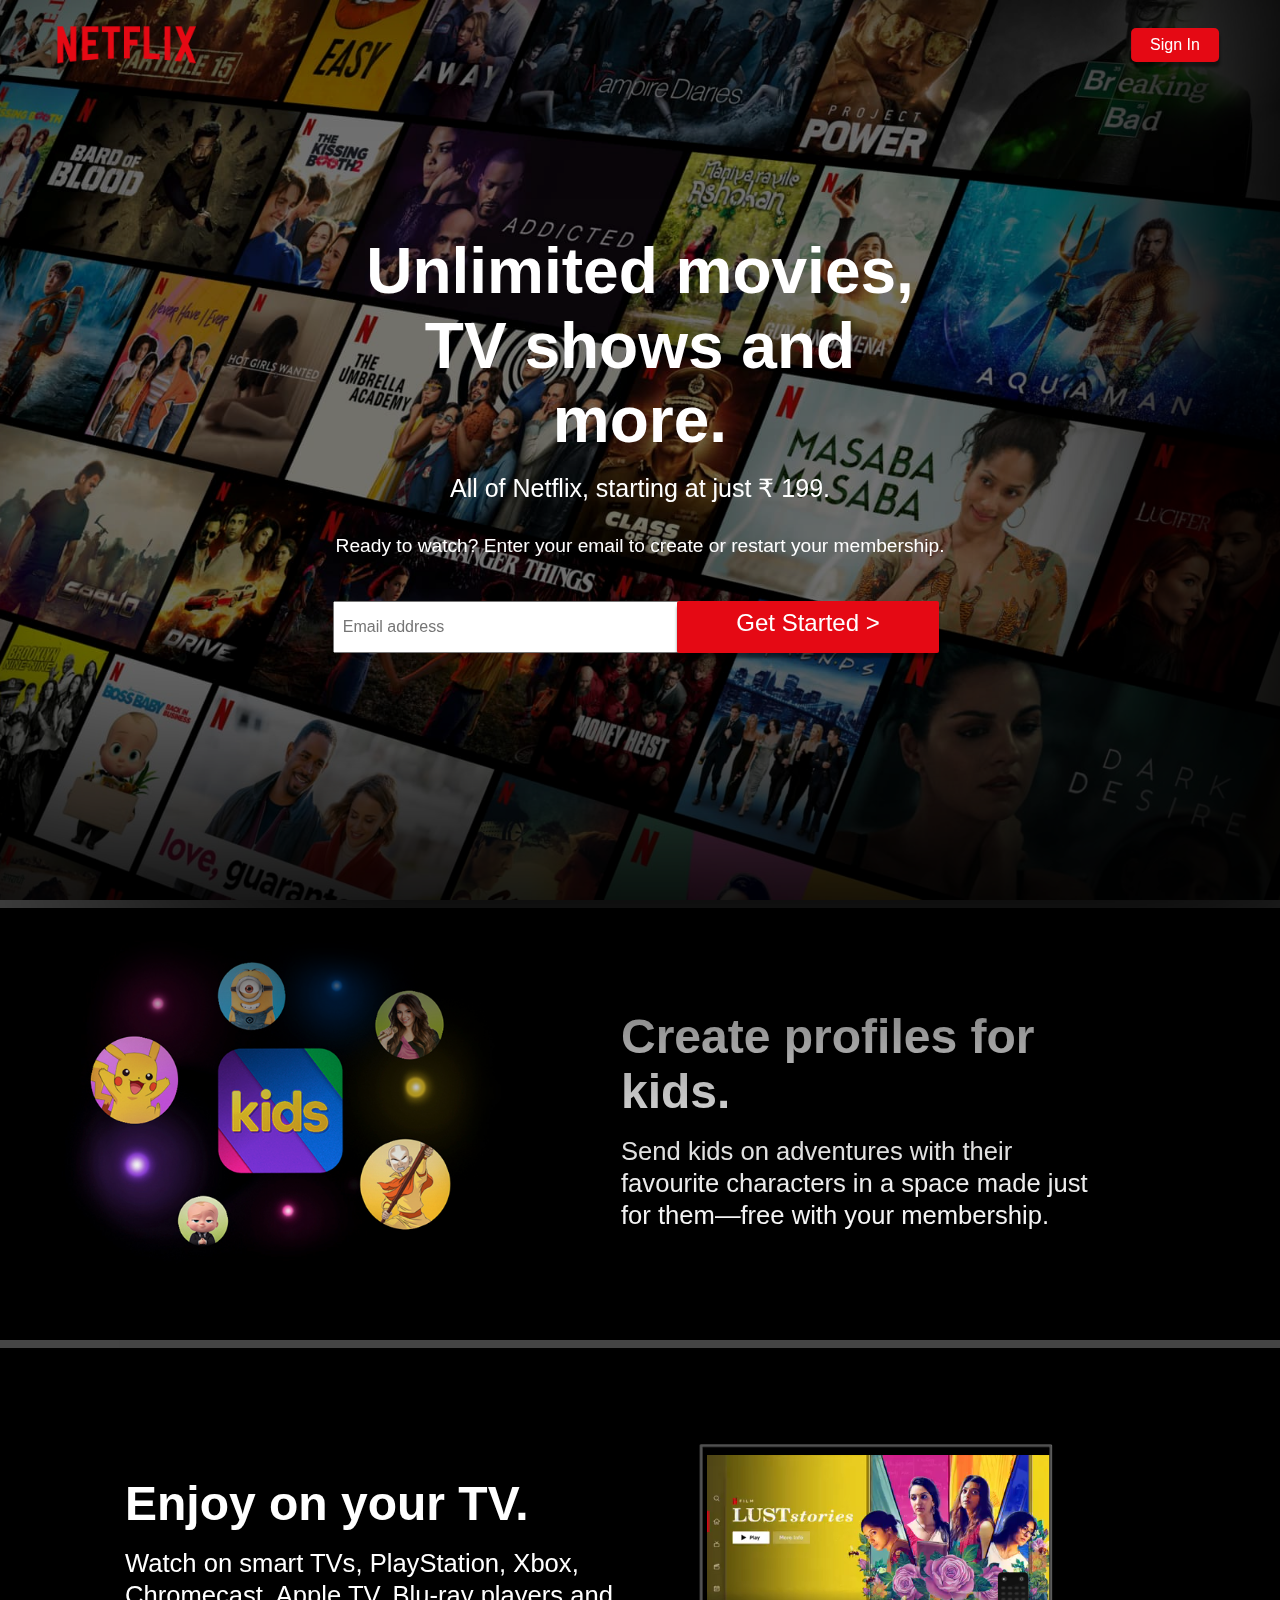
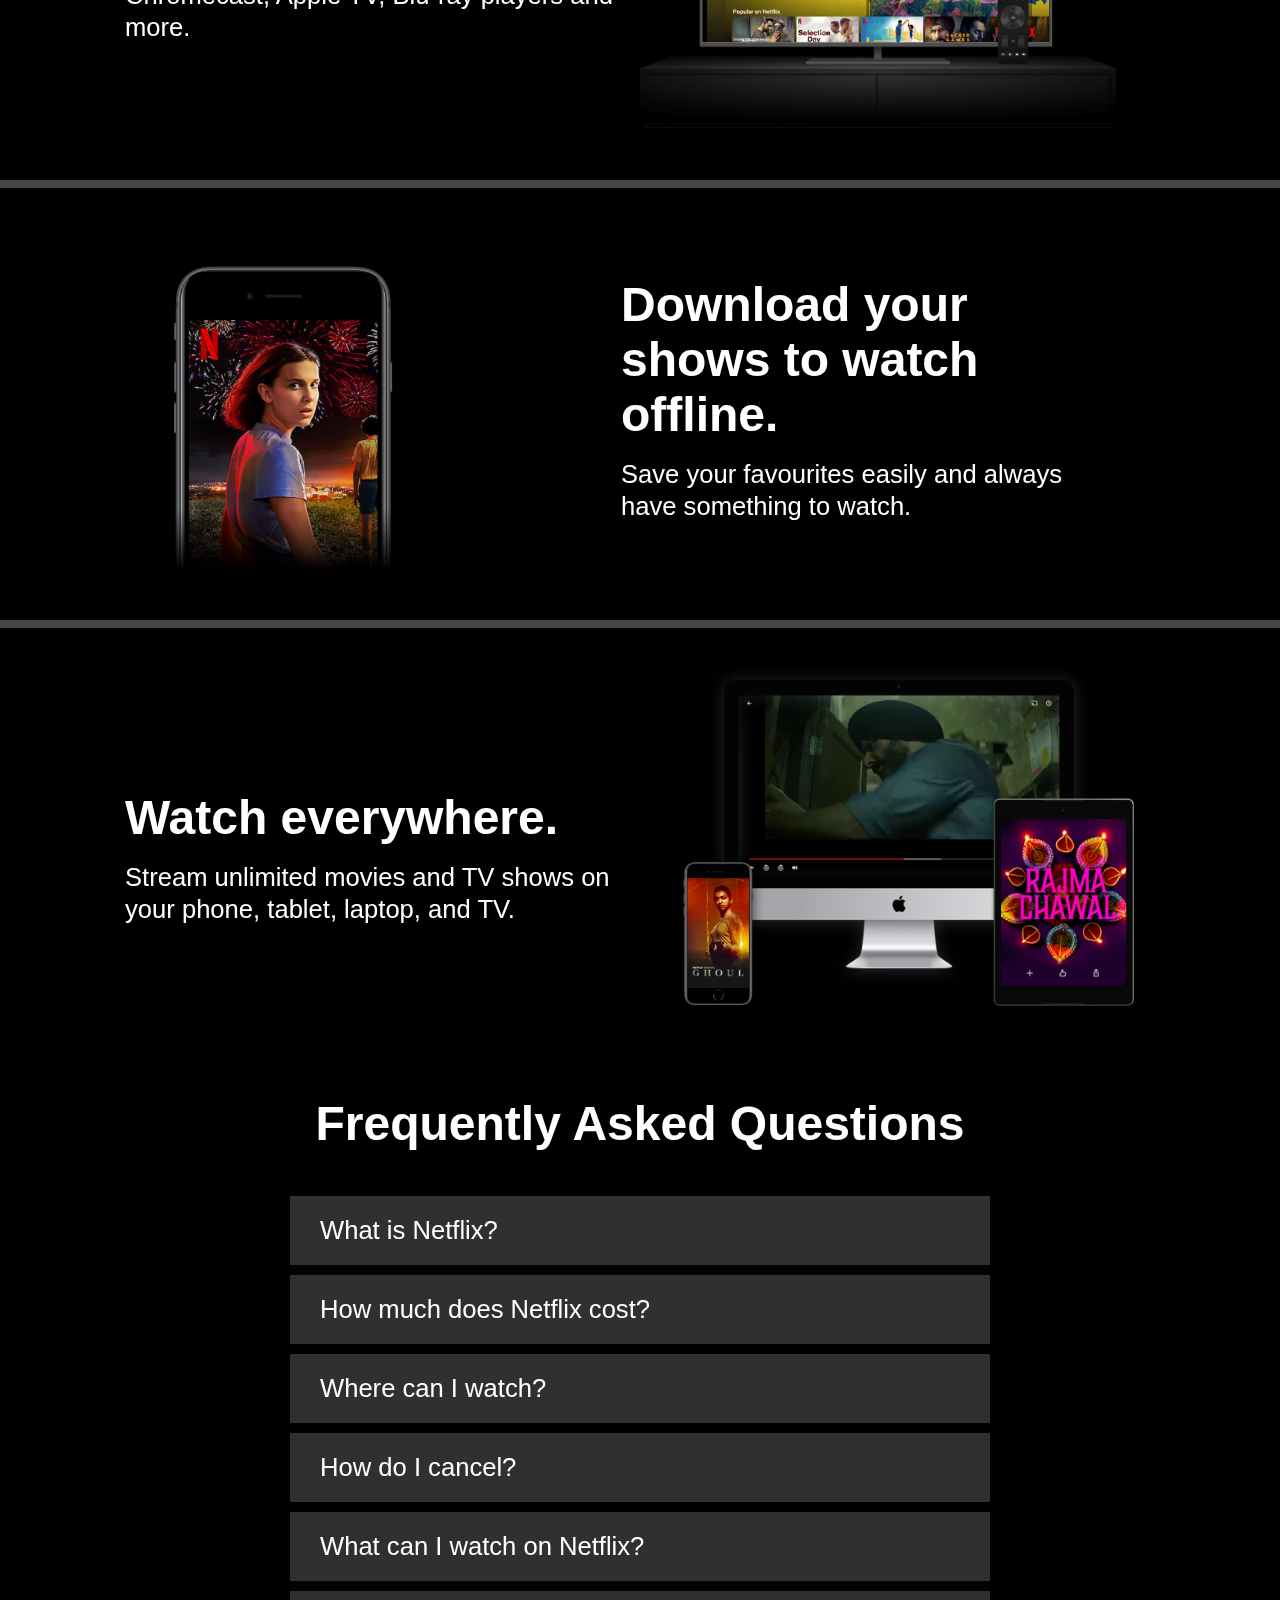
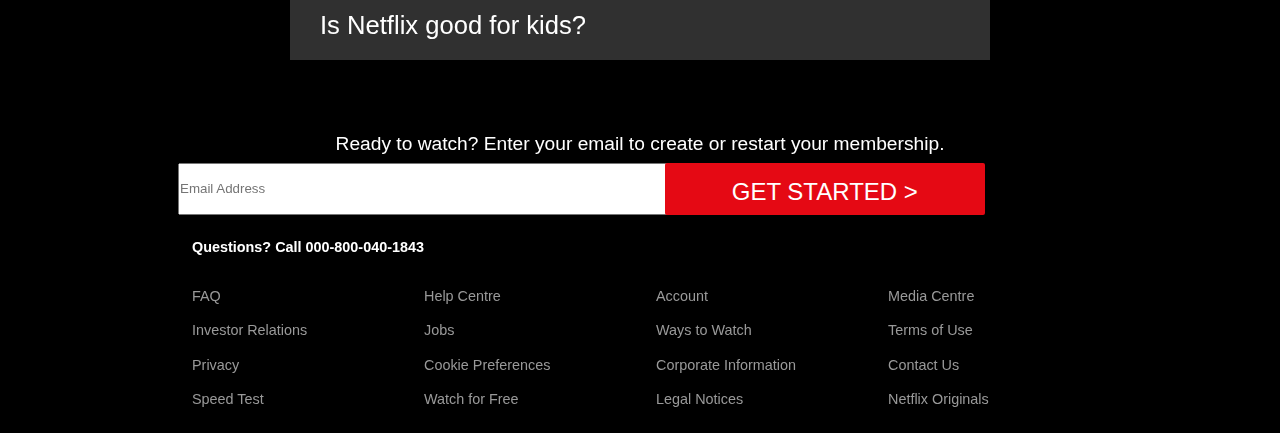
<file: Netflix-Clone/index.html>
<!DOCTYPE html>
<html lang="en">
<head>
    <meta charset="UTF-8">
    <meta name="viewport" content="width=device-width, initial-scale=1.0">
    <link rel="stylesheet" href="style.css">
    <title>Netflix</title>
</head>
<body>
    <header class="showcase">
        <div class="showcase-top">
            <img src="logo.png" alt="Netflix Logo">
            <a href="signin.html" class="btn btn-rounded">Sign In</a>
        </div>
        <div class="showcase-content">
            <h1>Unlimited movies, TV shows and more.</h1>
            <h3>All of Netflix, starting at just ₹ 199.</h3>
            <p>Ready to watch? Enter your email to create or restart your membership.</p>
            <input type="email" name="email" id="mail" placeholder="Email address">
            <a href="#" class="btn btn-lg">Get Started ></a>
        </div>
    </header>

    <section class="style-cards">
        <div class="card-0">
            <img src="2.jpg" alt="Netflix Mobile">
            <div class="desc-0">
                <h1>Create profiles for kids.</h1>
                <h3>Send kids on adventures with their favourite characters in a space made just for them—free with your membership.</h3>
            </div>
        </div>
        <div class="card-1">
            <div class="desc-1">
                <h1>Enjoy on your TV.</h1>
                <h3>Watch on smart TVs, PlayStation, Xbox, Chromecast, Apple TV, Blu-ray players and more.</h3>
            </div>
            <img src="tv.png" alt="Netflix TV">
            <video class="video-1" autoplay="" playsinline="" muted="" loop=""><source src="1.m4v" type="video/mp4"></video>
        </div>
        <div class="card-2">
            <img src="3.jpg" alt="Netflix Mobile">
            <div class="desc-2">
                <h1>Download your shows to watch offline.</h1>
                <h3>Save your favourites easily and always have something to watch.</h3>
            </div>
        </div>
        <div class="card-3">
            <div class="desc-3">
                <h1>Watch everywhere.</h1>
                <h3>Stream unlimited movies and TV shows on your phone, tablet, laptop, and TV.</h3>
            </div>
            <img src="4.png" alt="Device-Pile-In">
            <video class="video-2" autoplay="" playsinline="" muted="" loop=""><source src="2.m4v" type="video/mp4"></video>
        </div>
    </section>

    <section class="lastsec">
        <div class="faq">
            <h1>Frequently Asked Questions</h1>
            <ul class="questions">
                <li>What is Netflix?</li>
                <li>How much does Netflix cost?</li>
                <li>Where can I watch?</li>
                <li>How do I cancel?</li>
                <li>What can I watch on Netflix?</li>
                <li>Is Netflix good for kids?</li>
            </ul>
            <p>Ready to watch? Enter your email to create or restart your membership.</p>
            <div class="input">
                <input type="email" name="email" placeholder="Email Address">
                <a href="#" class="btn-rounded"><button>GET STARTED ></button></a>
            </div>
        </div>
    </section>


    <footer class="footer">
        <p>Questions? Call 000-800-040-1843</p>
        <div class="footer-cols">
            <ul>
                <li><a href="#">FAQ</a></li>
                <li><a href="#">Investor Relations</a></li>
                <li><a href="#">Privacy</a></li>
                <li><a href="#">Speed Test</a></li>
            </ul>
            <ul>
                <li><a href="#">Help Centre</a></li>
                <li><a href="#">Jobs</a></li>
                <li><a href="#">Cookie Preferences</a></li>
                <li><a href="#">Watch for Free</a></li>
            </ul>
            <ul>
                <li><a href="#">Account</a></li>
                <li><a href="#">Ways to Watch</a></li>
                <li><a href="#">Corporate Information</a></li>
                <li><a href="#">Legal Notices</a></li>
            </ul>
            <ul>
                <li><a href="#">Media Centre</a></li>
                <li><a href="#">Terms of Use</a></li>
                <li><a href="#">Contact Us</a></li>
                <li><a href="#">Netflix Originals</a></li>
            </ul>
        </div>
    </footer>
</body>
</html>
</file>
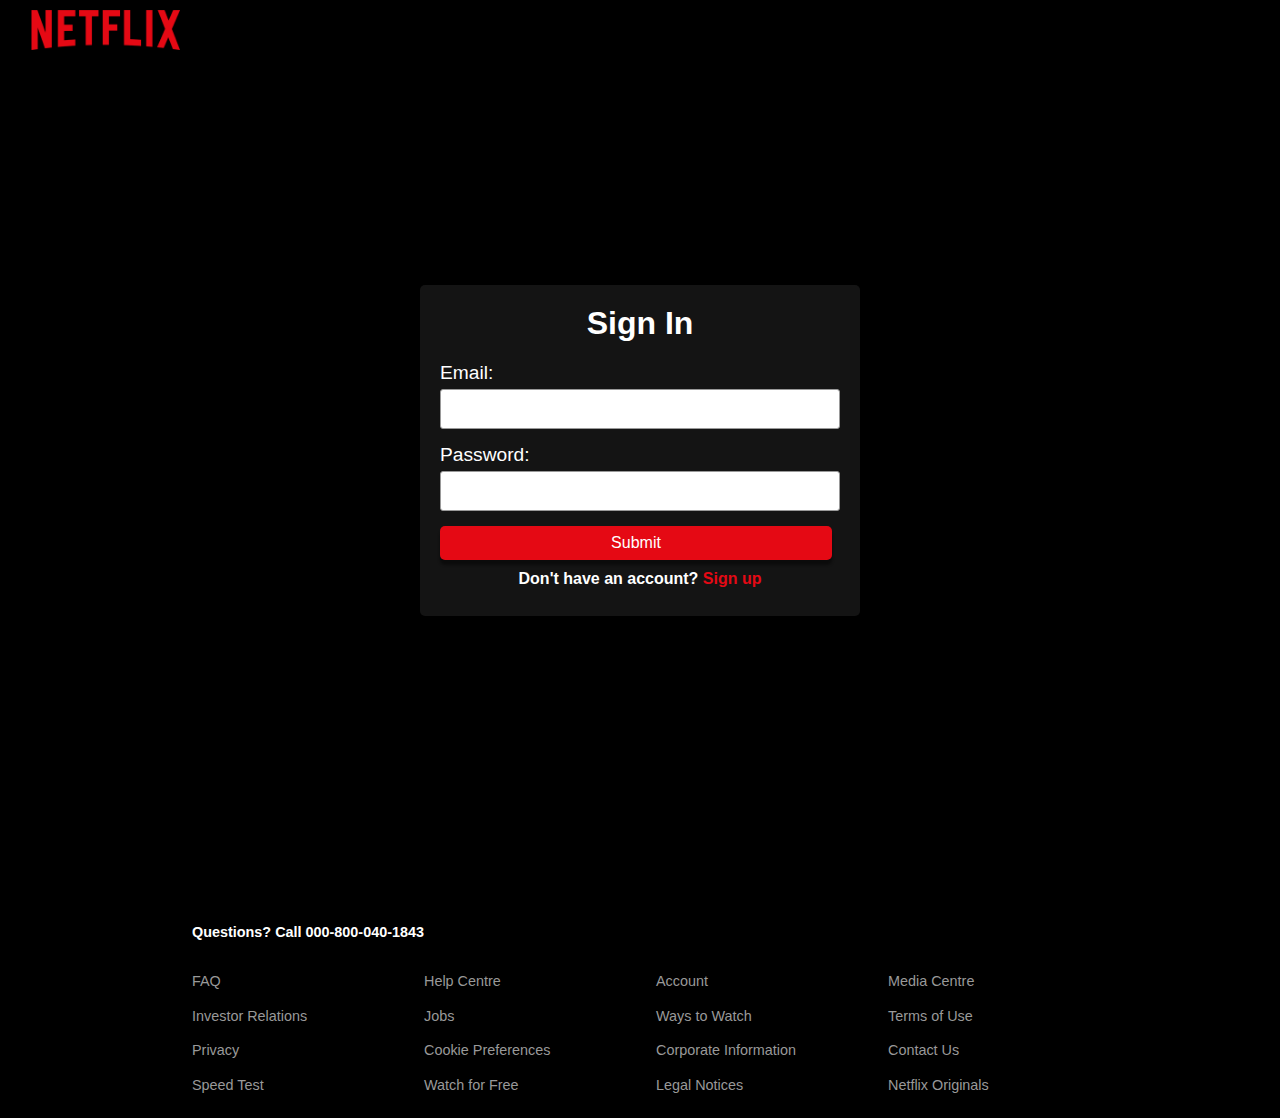
<file: Netflix-Clone/signin.html>
<!DOCTYPE html>
<html lang="en">
<head>
    <meta charset="UTF-8">
    <meta name="viewport" content="width=device-width, initial-scale=1.0">
    <link rel="stylesheet" href="style1.css">
    <link rel="stylesheet" href="style.css">
    <title>Sign In</title>
</head>
<body>
    <img src="logo.png" alt="Netflix Logo" class="logo">
    <main class="signin-page">
        <div class="signin-container">
            <h1>Sign In</h1>
            <form action="#" method="post">
                <label for="email">Email:</label>
                <input type="email" id="email" name="email" required>

                <label for="password">Password:</label>
                <input type="password" id="password" name="password" required>

                <a href="home.html" class="btn btn-rounded">Submit</a>
            </form>
            <p>Don't have an account? <a href="#">Sign up</a></p>
        </div>
    </main>

    <footer class="footer">
        <p>Questions? Call 000-800-040-1843</p>
        <div class="footer-cols">
            <ul>
                <li><a href="#">FAQ</a></li>
                <li><a href="#">Investor Relations</a></li>
                <li><a href="#">Privacy</a></li>
                <li><a href="#">Speed Test</a></li>
            </ul>
            <ul>
                <li><a href="#">Help Centre</a></li>
                <li><a href="#">Jobs</a></li>
                <li><a href="#">Cookie Preferences</a></li>
                <li><a href="#">Watch for Free</a></li>
            </ul>
            <ul>
                <li><a href="#">Account</a></li>
                <li><a href="#">Ways to Watch</a></li>
                <li><a href="#">Corporate Information</a></li>
                <li><a href="#">Legal Notices</a></li>
            </ul>
            <ul>
                <li><a href="#">Media Centre</a></li>
                <li><a href="#">Terms of Use</a></li>
                <li><a href="#">Contact Us</a></li>
                <li><a href="#">Netflix Originals</a></li>
            </ul>
        </div>
    </footer>
</body>
</html>
</file>
<file: Netflix-Clone/style.css>
:root{
    --primary-color: #e50914;
    --dark-color: #141414;
    --light-color: #f4f4f4;
}

*{
    margin: 0;
    padding: 0;
}

body{
    font-family: Arial, Helvetica, sans-serif;
    background: #000000;
    color: #999999;
}

ul{
    list-style: none;
}

h1,h2,h3,h4{
    color: #ffffff;
}

h3{
    font-weight: lighter;
}

a{
    color: #ffffff;
    text-decoration: none;
}

p{
    margin: 0.5rem 0;
    font-weight: bold;
    color: #ffffff;
}

img{
    width: 100%;
}

.showcase{
    width: 100%;
    height: 100vh;
    position: relative;
    background: url("1.jpg") no-repeat center center/cover;
}

.showcase::after{
    content: "";
    position: absolute;
    top: 0;
    left: 0;
    width: 100%;
    height: 100%;
    z-index: 1;
    background: rgba(0, 0, 0, 0.4);
    box-shadow: 120px 100px 250px #000000 , inset -120px -100px 250px #000000;
}

.showcase-top{
    position: relative;
    z-index: 2;
    height: 90px;
}

.showcase-top img{
    width: 140px;
    position: absolute;
    top: 50%;
    left: 0;
    transform: translate(40% , -50%);
}

.showcase-top a{
    position: absolute;
    top: 50%;
    right: 0;
    transform: translate(-60% , -50%);
}

.showcase-content{
    position: relative;
    margin: 0 26%;
    z-index: 2;
    display: flex;
    flex-direction: column;
    justify-content: center;
    text-align: center;
    align-items: center;
    margin-top: 9rem;
}

.showcase-content h1{
    font-weight: 700;
    font-size: 64px;
    margin: 0 30px;
    max-width: 800px;
    line-height: 74.5px;
}

.showcase-content h3{
    color: white;
    font-size: 25px;
    margin: 16px 0;
}

.showcase-content p{
    font-size: 19.2px;
    font-weight: 300;
    padding-top: 0.5rem;
    padding-bottom: 1rem;
}

.showcase-content input{
    position: absolute;
    left: 0;
    bottom: -8vh;
    width: 454px;
    height: 3rem;
    font-size: 1rem;
    padding-left: 0.5rem;
}

.btn{
    display: inline-block;
    background: var(--primary-color);
    color: white;
    padding: 0.5rem 1.2rem;
    font-size: 1rem;
    text-align: center;
    border: none;
    cursor: pointer;
    border-radius: 2px;
    margin-right: 0.5rem;
    outline: none;
    box-shadow: 0 5px 3px rgba(0, 0, 0, 0.45);
}

.btn:hover{
    opacity: 0.9;
}

.btn-rounded{
    border-radius: 5px;
}

.showcase-content .btn-lg{
    position: absolute;
    right: 0;
    bottom: -8vh;
    padding: 0.5rem 1.2rem;
    font-size: 1.5rem;
    height: 36px;
    width: 14rem;
}

.card-0 , 
.card-1,
.card-2,
.card-3{
    border-top: 8px rgb(69, 69, 69) solid;
    padding: 50px;
}

.card-0{
    position: relative;
    display: inline-grid;
    grid-template-columns: 40% 50%;
    text-align: left;
    align-items: center;
    padding: 25px 45px 50px;
}

.desc-0{
    padding-left: 100px;
}

.card-1{
    position: relative;
    display: inline-grid;
    grid-template-columns: 50% 40%;
    text-align: left;
    align-items: center;
    padding: 25px 45px 50px;
}

.desc-1{
    padding-left: 80px;
}

.style-cards h1{
    font-size: 3rem;
    padding: 1rem;
    padding-left: 0;
}

.style-cards h3{
    font-size: 1.6rem;
    line-height: 2rem;
}

.card-1 video{
    position: relative;
    width: 100%;
    height: 54%;
    grid-column: 2/2;
    grid-row: 1/2;
    z-index: -1;
}

.card-1 img{
    grid-column: 2/2;
    grid-row: 1/2;
}

.card-2{
    position: relative;
    display: inline-grid;
    grid-template-columns: 40% 50%;
    text-align: left;
    align-items: center;
    padding: 25px 45px 50px;
}

.desc-2{
    padding-left: 100px;
}

.card-3{
    position: relative;
    display: inline-grid;
    grid-template-columns: 50% 40%;
    text-align: left;
    align-items: center;
    padding: 25px 45px 50px;
}

.desc-3{
    padding-left: 80px;
    padding-right: 20px;
}

.card-3 img{
    width: 110%;
    grid-column: 2/2;
    grid-row: 1/2;
}

.card-3 video{
    position: relative;
    top: -87px;
    left: 125px;
    width: 65%;
    height: 78%;
    grid-column: 2/2;
    grid-row: 1/2;
    z-index: -1;
}

.faq{
    text-align: center;
}

.faq h1{
    padding-bottom: 40px;
    font-size: 3rem;
}

.questions{
    display: flex;
    flex-direction: column;
    flex-basis: 40%;
    align-items: center;
}

.questions li{
    padding: 20px 30px;
    margin: 5px;
    font-size: 1.6rem;
    background-color: #303030;
    color: white;
    text-align: left;
    width: 50%;
}

.faq p{
    padding-top: 60px;
    font-size: 1.2rem;
    font-weight: 200;
}

.input{
    display: inline-grid;
    align-items: center;
    grid-template-columns: 50% 40%;
}

.input input{
    width: 600px;
    height: 3rem;
}

.input button{
    height: 3.25rem;
    width: 320px;
    left: 20px;
    text-align: center;
    background-color: var(--primary-color);
    font-size: 1.5rem;
    padding: 15px 32px;
    border: none;
    border-radius: 2px;
    color: white;
}

.footer{
    max-width: 70%;
    margin: 1rem auto;
    overflow: auto;
}

.footer ,
.footer a{
    color: #999999;
    font-size: 0.9rem;
}

.footer p{
    margin-bottom: 1.5rem;
}

.footer .footer-cols{
    display: grid;
    grid-template-columns: repeat(4 , 1fr);
    grid-gap: 2rem;
}

.footer li{
    line-height: 2.4;
}
</file>
<file: Netflix-Clone/style1.css>
/* style1.css */

/* Global Styles */
:root {
    --primary-color: #e50914;
    --dark-color: #141414;
    --light-color: #f4f4f4;
}

* {
    margin: 0;
    padding: 0;
}

body {
    font-family: Arial, Helvetica, sans-serif;
    background: #000000;
    color: #999999;
}

ul {
    list-style: none;
}

h1, h2, h3, h4 {
    color: #ffffff;
}

h3 {
    font-weight: lighter;
}

a {
    color: #ffffff;
    text-decoration: none;
}

p {
    margin: 0.5rem 0;
    font-weight: bold;
    color: #ffffff;
}

img {
    width: 100%;
}
.logo{
        width: 150px;
        position: absolute;
        top: 10px;
        left: 30px; 
        z-index: 1;
}
.signin-page {
    background: #000000;
    color: #ffffff;
    height: 100vh;
    display: flex;
    justify-content: center;
    align-items: center;
}

.signin-container {
    width: 400px;
    padding: 20px;
    background-color: var(--dark-color);
    border-radius: 5px;
    box-shadow: 0 0 10px rgba(0, 0, 0, 0.3);
}

.signin-container h1 {
    text-align: center;
    margin-bottom: 20px;
}

.signin-container form {
    display: flex;
    flex-direction: column;
}

.signin-container label {
    font-size: 1.2rem;
    margin-bottom: 5px;
}

.signin-container input {
    padding: 10px;
    margin-bottom: 15px;
    border: 1px solid #999999;
    border-radius: 3px;
    font-size: 1rem;
}

.signin-container button {
    background: var(--primary-color);
    color: #ffffff;
    padding: 10px;
    font-size: 1rem;
    border: none;
    cursor: pointer;
    border-radius: 3px;
    box-shadow: 0 2px 3px rgba(0, 0, 0, 0.2);
}

.signin-container button:hover {
    opacity: 0.9;
}

.signin-container p {
    text-align: center;
    margin-top: 10px;
}

.signin-container p a {
    color: var(--primary-color);
    text-decoration: none;
}

.footer{
    max-width: 70%;
    margin: 1rem auto;
    overflow: auto;
}

.footer ,
.footer a{
    color: #999999;
    font-size: 0.9rem;
}

.footer p{
    margin-bottom: 1.5rem;
}

.footer .footer-cols{
    display: grid;
    grid-template-columns: repeat(4 , 1fr);
    grid-gap: 2rem;
}

.footer li{
    line-height: 2.4;
}
</file>
